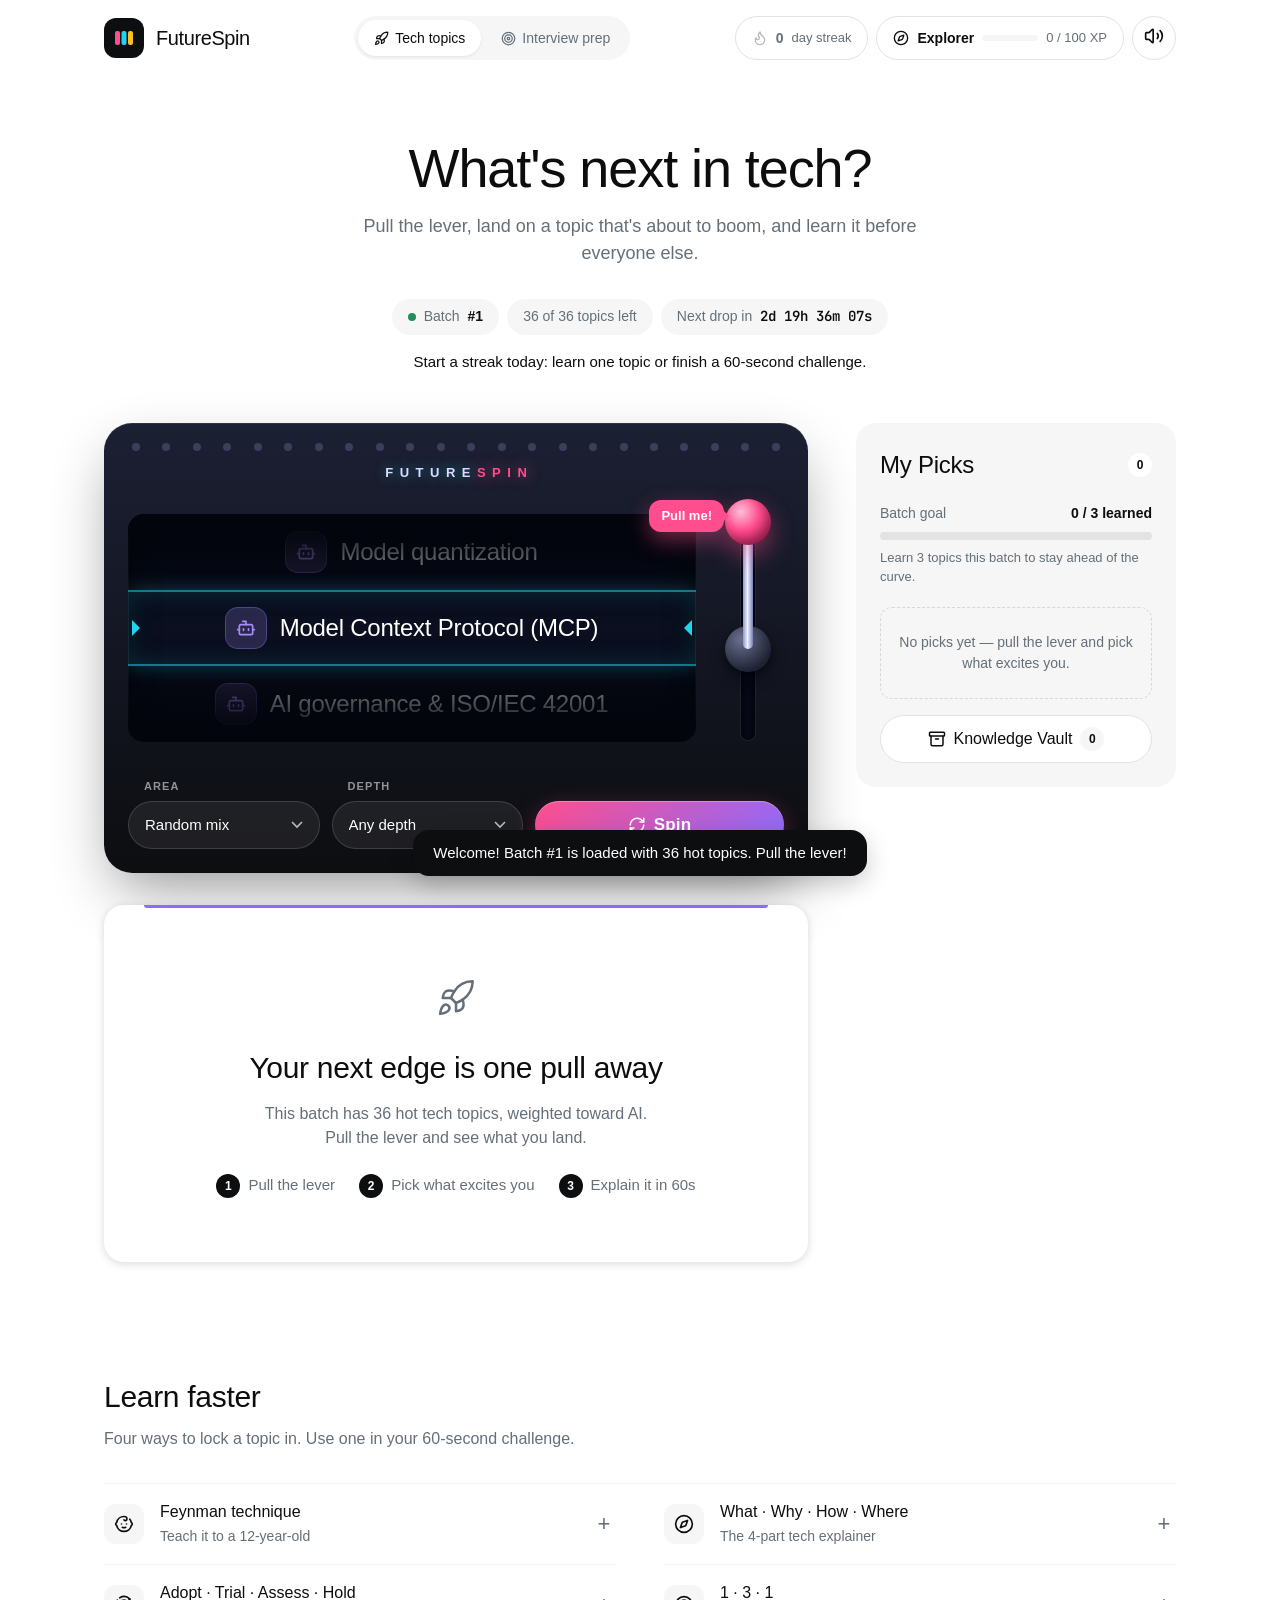
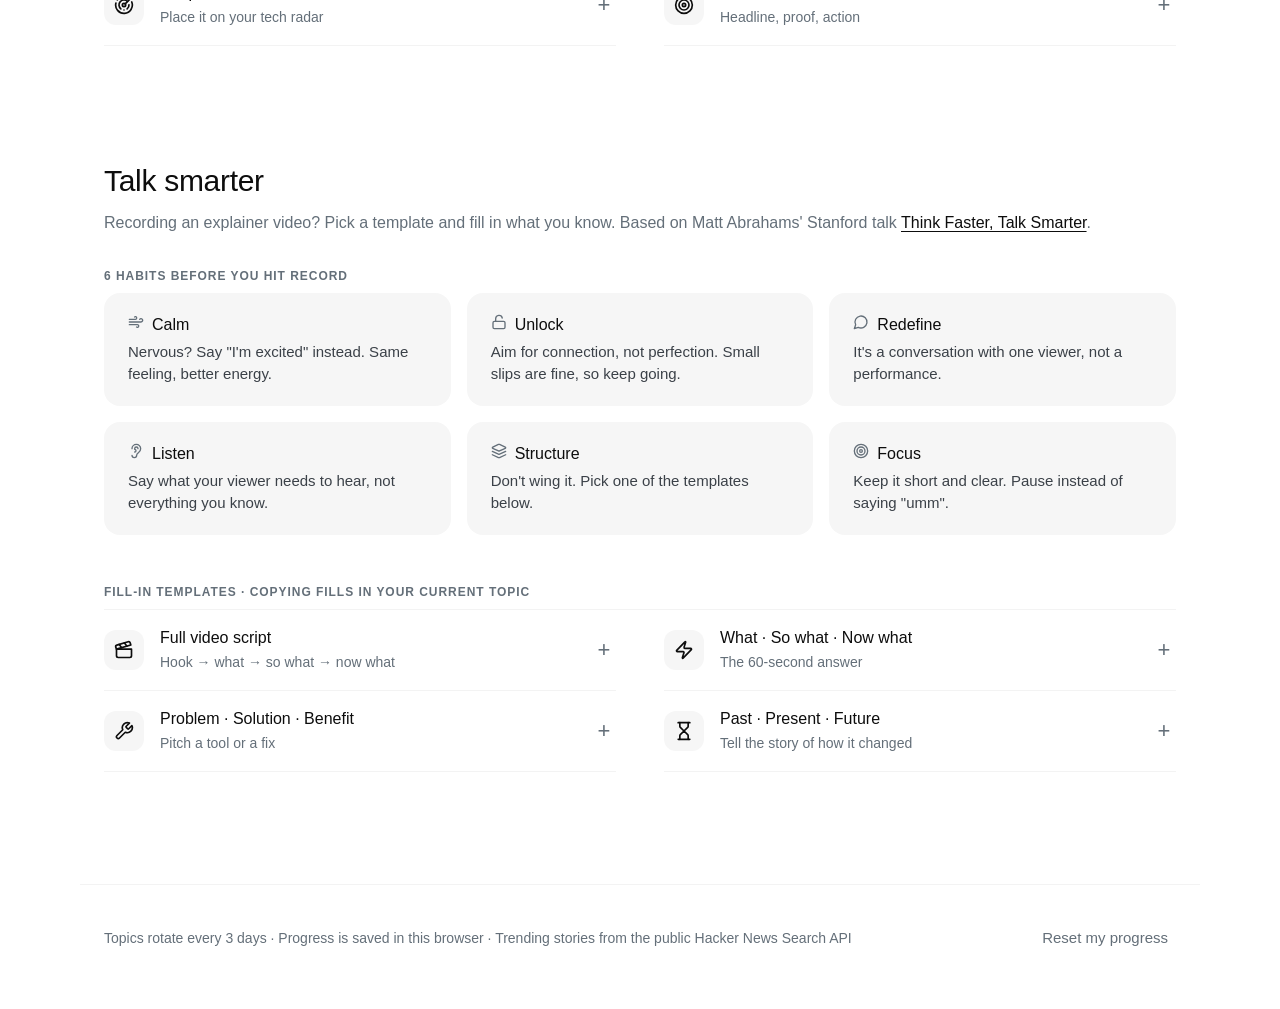
<file: index.html>
<!doctype html>
<html lang="en">
<head>
  <meta charset="utf-8">
  <meta name="viewport" content="width=device-width, initial-scale=1, viewport-fit=cover">
  <title>FutureSpin — pull the lever, learn what's next in tech</title>
  <meta name="description" content="A tech-topic slot machine. Pull the lever to land on a hot, future-proof tech topic, pick it, and explain it in 60 seconds. Fresh batch every 3 days.">
  <meta name="theme-color" content="#ffffff">
  <link rel="icon" href="data:image/svg+xml,<svg xmlns='http://www.w3.org/2000/svg' viewBox='0 0 32 32'><rect width='32' height='32' rx='8' fill='%230d0e10'/><rect x='6' y='8' width='5.5' height='16' rx='2' fill='%23ff4d8d'/><rect x='13.25' y='8' width='5.5' height='16' rx='2' fill='%2322d3ee'/><rect x='20.5' y='8' width='5.5' height='16' rx='2' fill='%23fbbf24'/></svg>">
  <link rel="preconnect" href="https://fonts.googleapis.com">
  <link rel="preconnect" href="https://fonts.gstatic.com" crossorigin>
  <link href="https://fonts.googleapis.com/css2?family=Inter:wght@300;400;500;600&family=JetBrains+Mono:wght@500&display=swap" rel="stylesheet">
  <link rel="stylesheet" href="css/styles.css">
</head>
<body>
  <header class="topbar">
    <a class="brand" href="./" aria-label="FutureSpin home">
      <span class="brand-mark" aria-hidden="true"><svg viewBox="0 0 24 24" aria-hidden="true" focusable="false"><rect class="reel-a" x="3" y="5" width="5" height="14" rx="2"/><rect class="reel-b" x="9.5" y="5" width="5" height="14" rx="2"/><rect class="reel-c" x="16" y="5" width="5" height="14" rx="2"/></svg></span>
      <span class="brand-name">FutureSpin</span>
    </a>
    <nav class="switch" aria-label="FutureSpin pages">
      <a href="./" aria-current="page"><span data-icon="rocket"></span>Tech topics</a>
      <a href="prep.html"><span data-icon="target"></span>Interview prep</a>
    </nav>
    <div class="stats">
      <div class="pill-stat streak" id="streak" title="Daily streak — learn a topic or finish a timer each day">
        <span aria-hidden="true" data-icon="flame"></span><b id="streakCount">0</b><span class="pill-label">day streak</span>
      </div>
      <div class="pill-stat level" id="level" title="Earn XP by picking, learning and finishing timers">
        <span id="levelEmoji" aria-hidden="true" data-icon="compass"></span>
        <b id="levelName">Explorer</b>
        <span class="xpbar" aria-hidden="true"><i id="xpFill"></i></span>
        <small class="pill-label" id="xpText">0 XP</small>
      </div>
      <button class="icon-btn" id="soundBtn" type="button" aria-pressed="true" aria-label="Sound" title="Sound on/off"><span data-icon="volume-2"></span></button>
    </div>
  </header>

  <main class="page">
    <section class="hero">
      <h1>What's next in tech?</h1>
      <p class="lede">Pull the lever, land on a topic that's about to boom, and learn it before everyone else.</p>
      <p class="status">
        <span class="status-item"><span class="live-dot" aria-hidden="true"></span>Batch <b id="batchNo">#1</b></span>
        <span class="status-item" id="poolInfo">36 topics left</span>
        <span class="status-item">Next drop in <b class="mono" id="countdown">–</b></span>
      </p>
      <p class="nudge" id="nudge"></p>
    </section>

    <div class="layout">
      <div class="main-col">
        <section class="machine" id="machine" aria-label="Topic machine">
          <div class="marquee" id="marquee" aria-hidden="true"></div>
          <div class="sign" aria-hidden="true">FUTURE<span>SPIN</span></div>
          <div class="cabinet">
            <div class="reel-window" id="reelWindow">
              <div class="reel-strip" id="reelStrip"></div>
              <div class="payline" aria-hidden="true"></div>
            </div>
            <div class="lever" id="lever" role="button" tabindex="0" aria-label="Pull the lever to spin" title="Pull me — or press Space">
              <div class="lever-hint" id="leverHint">Pull me!</div>
              <div class="lever-slot"></div>
              <div class="lever-base"></div>
              <div class="lever-rod" id="leverRod"></div>
              <div class="lever-knob" id="leverKnob"></div>
            </div>
          </div>
          <div class="controls">
            <label class="select">
              <span>Area</span>
              <select id="areaSelect"></select>
            </label>
            <label class="select">
              <span>Depth</span>
              <select id="depthSelect"></select>
            </label>
            <button class="spin-btn" id="spinBtn" type="button"><span data-icon="refresh-cw"></span>Spin</button>
          </div>
        </section>

        <p class="sr-only" id="announcer" aria-live="polite"></p>
        <article class="card" id="card"></article>
      </div>

      <aside class="rail" aria-label="Your picks">
        <section class="panel" id="picksPanel">
          <header class="panel-head">
            <h2>My Picks</h2>
            <span class="count" id="picksCount">0</span>
          </header>
          <div class="goal" id="goal">
            <div class="goal-head"><span>Batch goal</span><b id="goalText">0 / 3 learned</b></div>
            <div class="meter"><i id="goalFill"></i></div>
            <p class="goal-note" id="goalNote">Learn 3 topics this batch to stay ahead of the curve.</p>
          </div>
          <ul class="picks" id="picksList"></ul>
          <button class="btn secondary block" id="vaultBtn" type="button"><span data-icon="archive"></span>Knowledge Vault <span class="count" id="vaultCount">0</span></button>
        </section>
      </aside>
    </div>

    <section class="section" id="radar" hidden aria-labelledby="radarTitle">
      <div class="section-head">
        <h2 id="radarTitle"><span class="live-dot" aria-hidden="true"></span>Trending now</h2>
        <p>Hot tech stories from the last 3 days. Add any of them to your picks.</p>
      </div>
      <ul class="radar-list" id="radarList"></ul>
      <button class="text-btn" id="radarMore" type="button" hidden>Show all</button>
    </section>

    <section class="section" aria-labelledby="tricksTitle">
      <div class="section-head">
        <h2 id="tricksTitle">Learn faster</h2>
        <p>Four ways to lock a topic in. Use one in your 60-second challenge.</p>
      </div>
      <div class="tricks" id="tricksGrid"></div>
    </section>

    <section class="section" id="speak" aria-labelledby="speakTitle">
      <div class="section-head">
        <h2 id="speakTitle">Talk smarter</h2>
        <p>Recording an explainer video? Pick a template and fill in what you know. Based on Matt Abrahams' Stanford talk
          <a href="https://www.youtube.com/watch?v=x6TsR3y5Qfg" target="_blank" rel="noopener">Think Faster, Talk Smarter</a>.</p>
      </div>
      <h3 class="eyebrow">6 habits before you hit record</h3>
      <ul class="speak-tips">
        <li><b><span data-icon="wind"></span>Calm</b>Nervous? Say "I'm excited" instead. Same feeling, better energy.</li>
        <li><b><span data-icon="lock-open"></span>Unlock</b>Aim for connection, not perfection. Small slips are fine, so keep going.</li>
        <li><b><span data-icon="message-circle"></span>Redefine</b>It's a conversation with one viewer, not a performance.</li>
        <li><b><span data-icon="ear"></span>Listen</b>Say what your viewer needs to hear, not everything you know.</li>
        <li><b><span data-icon="layers"></span>Structure</b>Don't wing it. Pick one of the templates below.</li>
        <li><b><span data-icon="target"></span>Focus</b>Keep it short and clear. Pause instead of saying "umm".</li>
      </ul>
      <h3 class="eyebrow">Fill-in templates · copying fills in your current topic</h3>
      <div class="tricks" id="scriptsGrid"></div>
    </section>
  </main>

  <footer class="footer">
    <p>Topics rotate every 3 days · Progress is saved in this browser · Trending stories from the public Hacker News Search API</p>
    <button class="text-btn" id="resetBtn" type="button">Reset my progress</button>
  </footer>

  <nav class="mobile-bar" id="mobileBar" aria-label="Quick actions">
    <button class="btn secondary" id="mbPicks" type="button"><span data-icon="pin"></span>Picks <span class="count" id="mbPicksCount">0</span></button>
    <button class="spin-btn" id="mbSpin" type="button"><span data-icon="refresh-cw"></span>Spin</button>
  </nav>

  <dialog class="dialog" id="timerDialog" aria-labelledby="timerTitle">
    <button class="dialog-close" type="button" data-close aria-label="Close">✕</button>
    <p class="eyebrow" id="timerKicker"><span data-icon="mic"></span> 60-second challenge</p>
    <h3 id="timerTitle">Topic</h3>
    <p class="timer-prompt" id="timerPrompt"></p>
    <div class="ring" id="ring">
      <svg viewBox="0 0 120 120" aria-hidden="true">
        <circle class="ring-bg" cx="60" cy="60" r="52"/>
        <circle class="ring-fg" id="ringFg" cx="60" cy="60" r="52"/>
      </svg>
      <div class="ring-time" id="timerTime" role="timer">1:00</div>
    </div>
    <div class="timer-trick" id="timerTrick"></div>
    <div class="dialog-actions" id="timerActions"></div>
  </dialog>

  <dialog class="dialog" id="vaultDialog" aria-labelledby="vaultTitle">
    <button class="dialog-close" type="button" data-close aria-label="Close">✕</button>
    <p class="eyebrow"><span data-icon="archive"></span> Your learning history</p>
    <h3 id="vaultTitle">Knowledge Vault</h3>
    <div class="vault-stats" id="vaultStats"></div>
    <div class="vault-list" id="vaultList"></div>
    <div class="dialog-actions">
      <button class="btn secondary" id="vaultCopy" type="button"><span data-icon="copy"></span>Copy as Markdown</button>
    </div>
  </dialog>

  <div class="toasts" id="toasts" aria-live="polite"></div>
  <canvas id="confetti" aria-hidden="true"></canvas>

  <script src="js/topics.js"></script>
  <script src="js/batch.js"></script>
  <script src="js/radar.js"></script>
  <script src="js/effects.js"></script>
  <script src="js/icons.js"></script>
  <script src="js/app.js"></script>
</body>
</html>
</file>
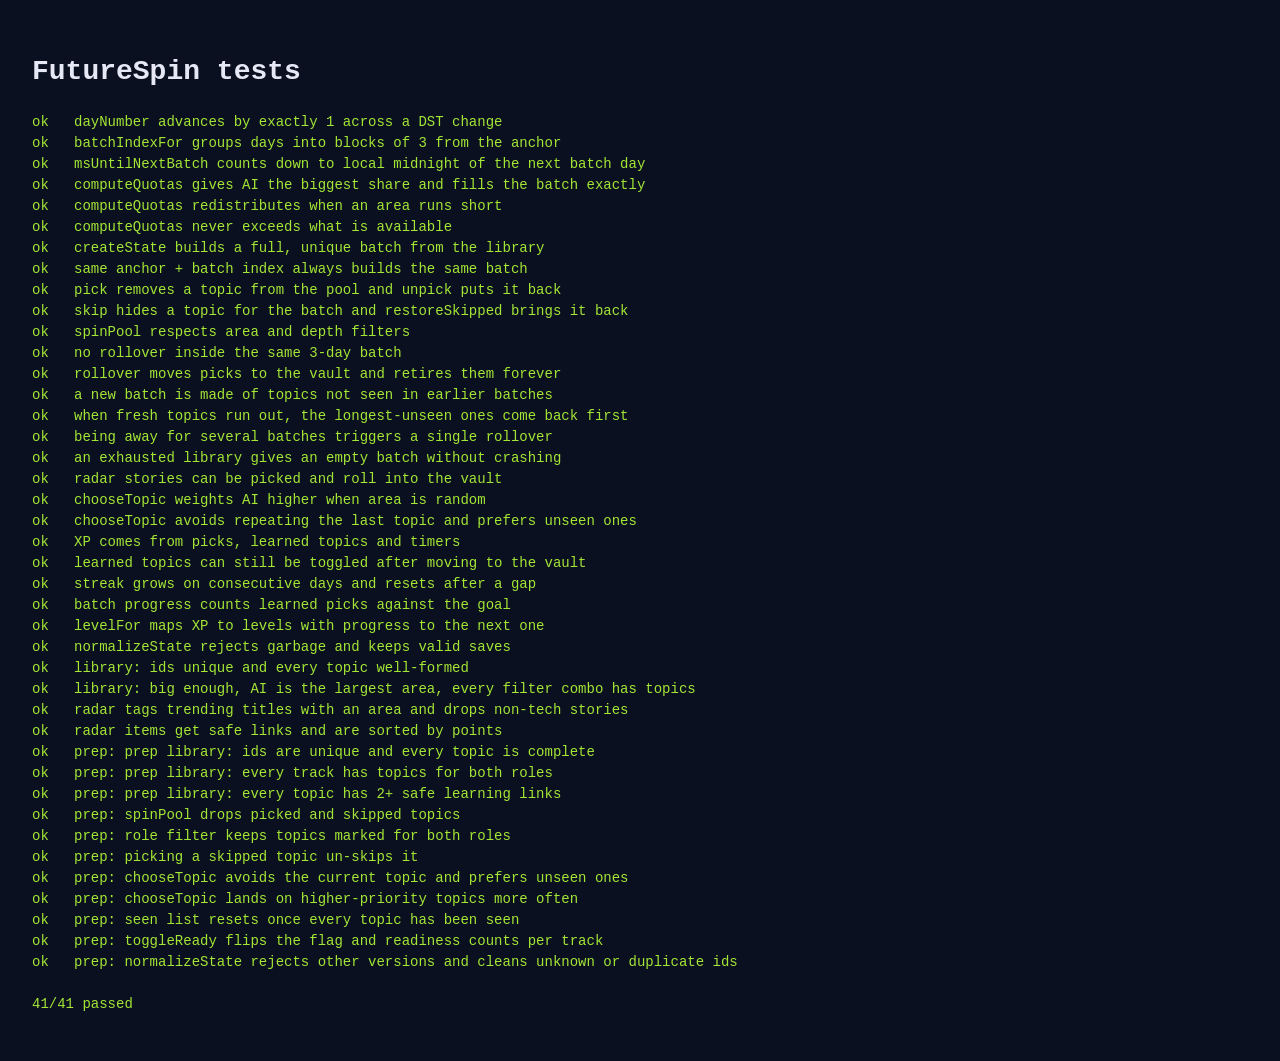
<file: tests/index.html>
<!doctype html>
<html lang="en">
<head>
  <meta charset="utf-8">
  <title>FutureSpin tests</title>
  <style>
    body { background: #0b1020; color: #e6e9f5; font: 14px/1.5 ui-monospace, monospace; padding: 24px; }
    #results[data-status="pass"] { color: #a3e635; }
    #results[data-status="fail"] { color: #fb7185; }
  </style>
</head>
<body>
  <h1>FutureSpin tests</h1>
  <pre id="results">running…</pre>
  <script src="../js/topics.js"></script>
  <script src="../js/batch.js"></script>
  <script src="../js/radar.js"></script>
  <script src="../js/prep-topics.js"></script>
  <script src="../js/prep.js"></script>
  <script src="prep.test.js"></script>
  <script src="batch.test.js"></script>
</body>
</html>
</file>
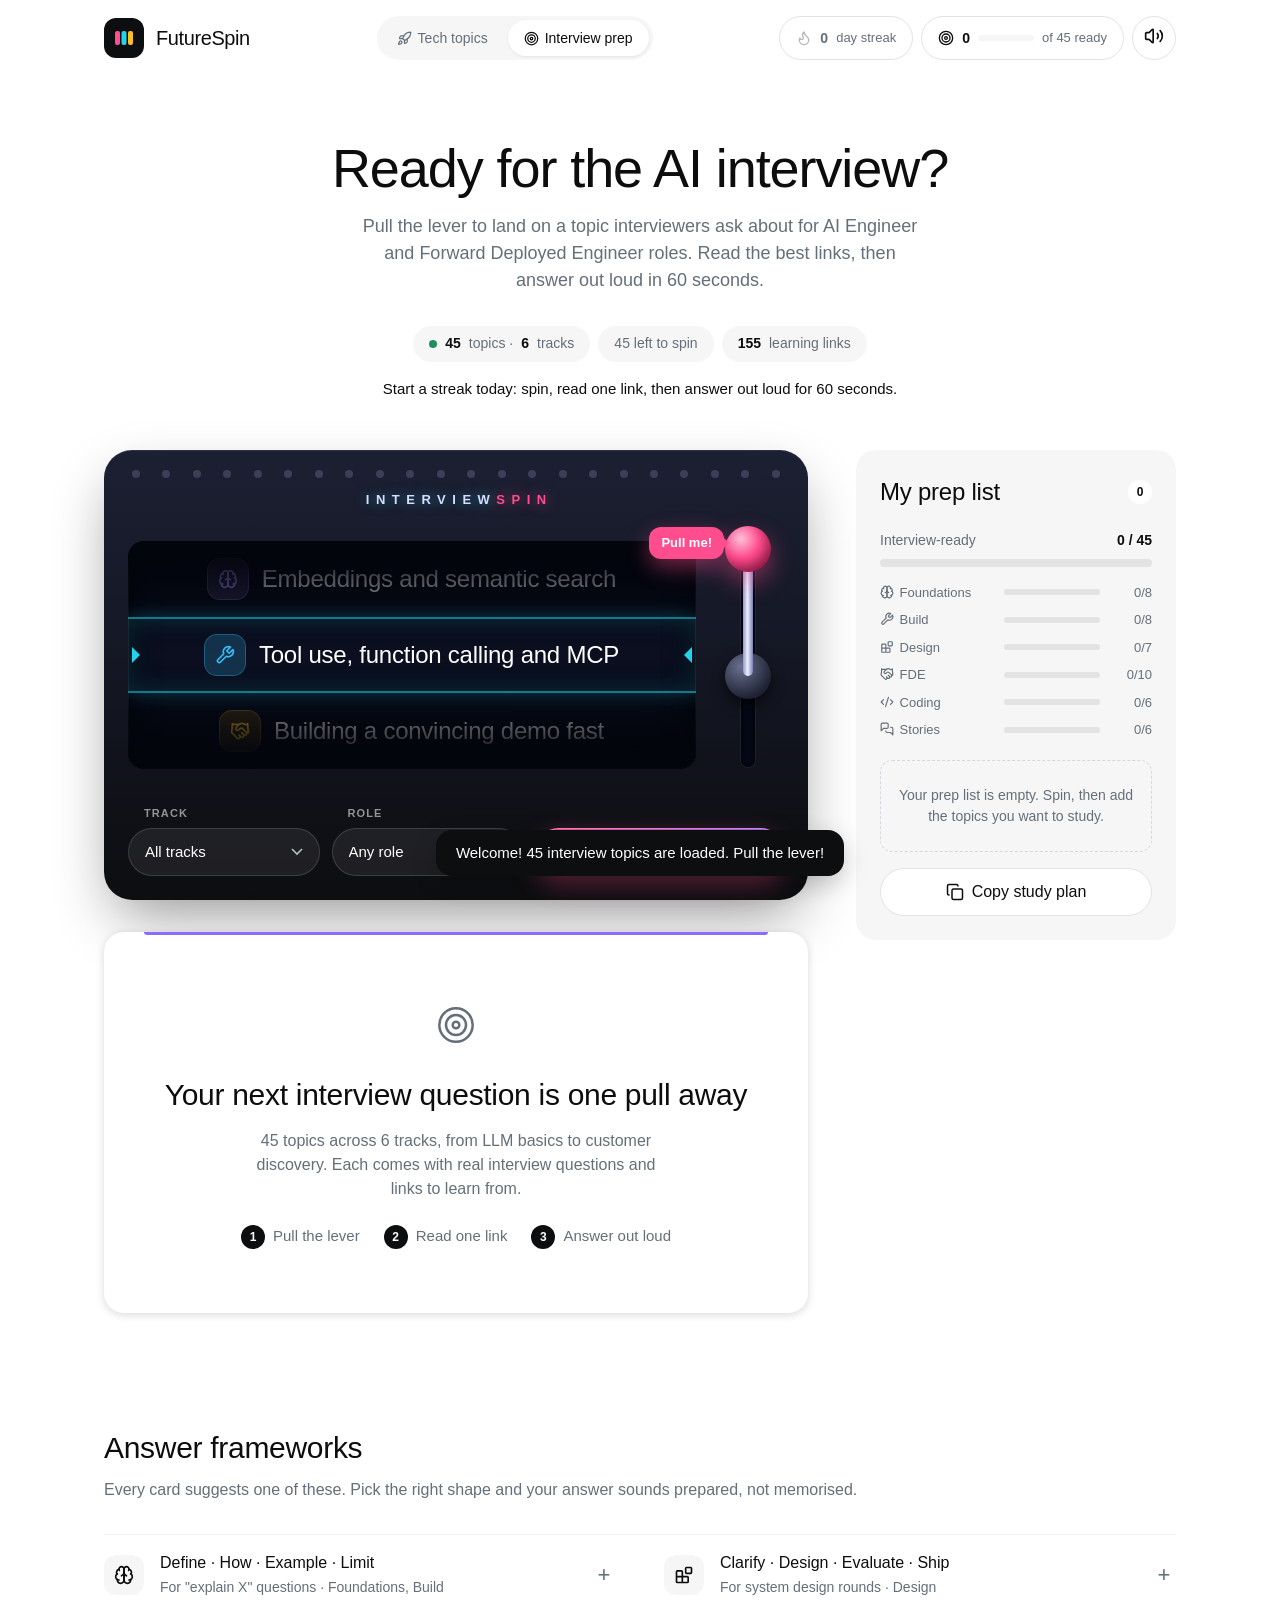
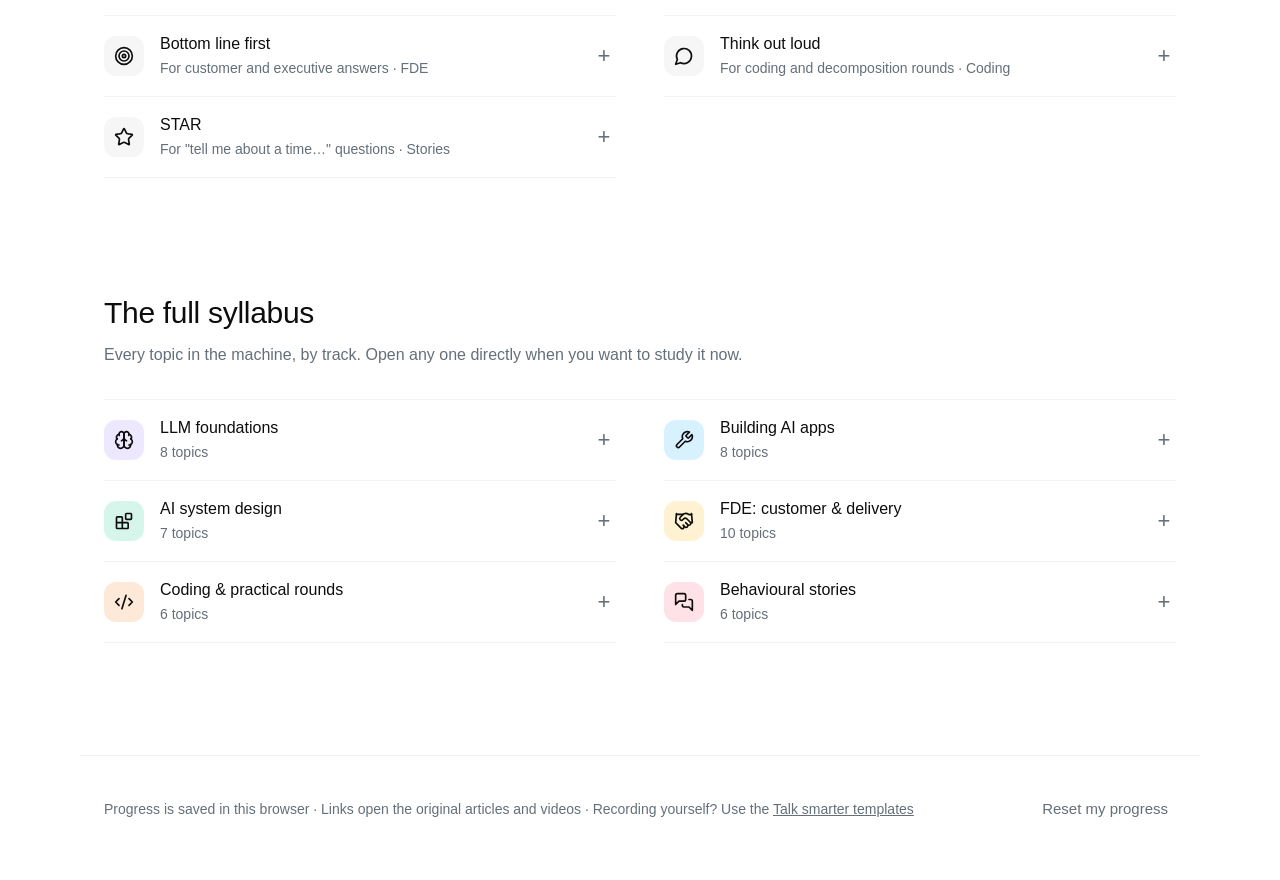
<file: prep.html>
<!doctype html>
<html lang="en">
<head>
  <meta charset="utf-8">
  <meta name="viewport" content="width=device-width, initial-scale=1, viewport-fit=cover">
  <title>FutureSpin Interview Prep: AI Engineer and FDE topics</title>
  <meta name="description" content="Pull the lever to land on an interview topic for AI Engineer and Forward Deployed Engineer roles. Study hand-picked articles, then answer out loud in 60 seconds.">
  <meta name="theme-color" content="#ffffff">
  <link rel="icon" href="data:image/svg+xml,<svg xmlns='http://www.w3.org/2000/svg' viewBox='0 0 32 32'><rect width='32' height='32' rx='8' fill='%230d0e10'/><rect x='6' y='8' width='5.5' height='16' rx='2' fill='%23ff4d8d'/><rect x='13.25' y='8' width='5.5' height='16' rx='2' fill='%2322d3ee'/><rect x='20.5' y='8' width='5.5' height='16' rx='2' fill='%23fbbf24'/></svg>">
  <link rel="preconnect" href="https://fonts.googleapis.com">
  <link rel="preconnect" href="https://fonts.gstatic.com" crossorigin>
  <link href="https://fonts.googleapis.com/css2?family=Inter:wght@300;400;500;600&family=JetBrains+Mono:wght@500&display=swap" rel="stylesheet">
  <link rel="stylesheet" href="css/styles.css">
</head>
<body class="prep">
  <header class="topbar">
    <a class="brand" href="./" aria-label="FutureSpin home">
      <span class="brand-mark" aria-hidden="true"><svg viewBox="0 0 24 24" aria-hidden="true" focusable="false"><rect class="reel-a" x="3" y="5" width="5" height="14" rx="2"/><rect class="reel-b" x="9.5" y="5" width="5" height="14" rx="2"/><rect class="reel-c" x="16" y="5" width="5" height="14" rx="2"/></svg></span>
      <span class="brand-name">FutureSpin</span>
    </a>
    <nav class="switch" aria-label="FutureSpin pages">
      <a href="./"><span data-icon="rocket"></span>Tech topics</a>
      <a href="prep.html" aria-current="page"><span data-icon="target"></span>Interview prep</a>
    </nav>
    <div class="stats">
      <div class="pill-stat streak" id="streak" title="Daily streak: mark a topic ready or finish a timer each day">
        <span aria-hidden="true" data-icon="flame"></span><b id="streakCount">0</b><span class="pill-label">day streak</span>
      </div>
      <div class="pill-stat level" id="readyPill" title="Topics you can talk about confidently">
        <span aria-hidden="true" data-icon="target"></span>
        <b id="readyCount">0</b>
        <span class="xpbar" aria-hidden="true"><i id="readyFill"></i></span>
        <small class="pill-label" id="readyText">of 0 ready</small>
      </div>
      <button class="icon-btn" id="soundBtn" type="button" aria-pressed="true" aria-label="Sound" title="Sound on/off"><span data-icon="volume-2"></span></button>
    </div>
  </header>

  <main class="page">
    <section class="hero">
      <h1>Ready for the AI interview?</h1>
      <p class="lede">Pull the lever to land on a topic interviewers ask about for AI Engineer and Forward Deployed Engineer roles. Read the best links, then answer out loud in 60 seconds.</p>
      <p class="status">
        <span class="status-item"><span class="live-dot" aria-hidden="true"></span><b id="topicTotal">0</b> topics · <b id="trackTotal">0</b> tracks</span>
        <span class="status-item" id="poolInfo">0 left to spin</span>
        <span class="status-item"><b id="linkTotal">0</b> learning links</span>
      </p>
      <p class="nudge" id="nudge"></p>
    </section>

    <div class="layout">
      <div class="main-col">
        <section class="machine" id="machine" aria-label="Interview topic machine">
          <div class="marquee" id="marquee" aria-hidden="true"></div>
          <div class="sign" aria-hidden="true">INTERVIEW<span>SPIN</span></div>
          <div class="cabinet">
            <div class="reel-window" id="reelWindow">
              <div class="reel-strip" id="reelStrip"></div>
              <div class="payline" aria-hidden="true"></div>
            </div>
            <div class="lever" id="lever" role="button" tabindex="0" aria-label="Pull the lever to spin" title="Pull me, or press Space">
              <div class="lever-hint" id="leverHint">Pull me!</div>
              <div class="lever-slot"></div>
              <div class="lever-base"></div>
              <div class="lever-rod" id="leverRod"></div>
              <div class="lever-knob" id="leverKnob"></div>
            </div>
          </div>
          <div class="controls">
            <label class="select">
              <span>Track</span>
              <select id="trackSelect"></select>
            </label>
            <label class="select">
              <span>Role</span>
              <select id="roleSelect"></select>
            </label>
            <button class="spin-btn" id="spinBtn" type="button"><span data-icon="refresh-cw"></span>Spin</button>
          </div>
        </section>

        <noscript><p class="card">This page needs JavaScript to spin and show topics. Turn it on and reload.</p></noscript>
        <p class="sr-only" id="announcer" aria-live="polite"></p>
        <article class="card" id="card"></article>
      </div>

      <aside class="rail" aria-label="Your prep list">
        <section class="panel" id="picksPanel">
          <header class="panel-head">
            <h2>My prep list</h2>
            <span class="count" id="picksCount">0</span>
          </header>
          <div class="goal" id="goal">
            <div class="goal-head"><span>Interview-ready</span><b id="goalText">0 / 0</b></div>
            <div class="meter"><i id="goalFill"></i></div>
            <ul class="track-bars" id="trackBars"></ul>
          </div>
          <ul class="picks" id="picksList"></ul>
          <button class="btn secondary block" id="copyPlanBtn" type="button"><span data-icon="copy"></span>Copy study plan</button>
        </section>
      </aside>
    </div>

    <section class="section" aria-labelledby="fwTitle">
      <div class="section-head">
        <h2 id="fwTitle">Answer frameworks</h2>
        <p>Every card suggests one of these. Pick the right shape and your answer sounds prepared, not memorised.</p>
      </div>
      <div class="tricks" id="frameworksGrid"></div>
    </section>

    <section class="section" aria-labelledby="syllabusTitle">
      <div class="section-head">
        <h2 id="syllabusTitle">The full syllabus</h2>
        <p>Every topic in the machine, by track. Open any one directly when you want to study it now.</p>
      </div>
      <div class="tricks" id="syllabusGrid"></div>
    </section>
  </main>

  <footer class="footer">
    <p>Progress is saved in this browser · Links open the original articles and videos · Recording yourself? Use the <a href="./#speak">Talk smarter templates</a></p>
    <button class="text-btn" id="resetBtn" type="button">Reset my progress</button>
  </footer>

  <nav class="mobile-bar" id="mobileBar" aria-label="Quick actions">
    <button class="btn secondary" id="mbPicks" type="button"><span data-icon="pin"></span>Prep list <span class="count" id="mbPicksCount">0</span></button>
    <button class="spin-btn" id="mbSpin" type="button"><span data-icon="refresh-cw"></span>Spin</button>
  </nav>

  <dialog class="dialog" id="timerDialog" aria-labelledby="timerTitle">
    <button class="dialog-close" type="button" data-close aria-label="Close">✕</button>
    <p class="eyebrow" id="timerKicker"><span data-icon="mic"></span> 60-second answer</p>
    <h3 id="timerTitle">Topic</h3>
    <p class="timer-prompt" id="timerPrompt"></p>
    <div class="ring" id="ring">
      <svg viewBox="0 0 120 120" aria-hidden="true">
        <circle class="ring-bg" cx="60" cy="60" r="52"/>
        <circle class="ring-fg" id="ringFg" cx="60" cy="60" r="52"/>
      </svg>
      <div class="ring-time" id="timerTime" role="timer">1:00</div>
    </div>
    <div class="timer-trick" id="timerTrick"></div>
    <div class="dialog-actions" id="timerActions"></div>
  </dialog>

  <div class="toasts" id="toasts" aria-live="polite"></div>
  <canvas id="confetti" aria-hidden="true"></canvas>

  <script src="js/prep-topics.js"></script>
  <script src="js/batch.js"></script>
  <script src="js/prep.js"></script>
  <script src="js/effects.js"></script>
  <script src="js/icons.js"></script>
  <script src="js/prep-app.js"></script>
</body>
</html>
</file>
<file: css/styles.css>
/* FutureSpin — calm light page, with the slot machine as the one playful centerpiece */
:root {
  /* page tokens */
  --bg: #ffffff;
  --surface: #f6f6f6;
  --border: #f3f3f3;
  --border-strong: #e3e3e3;
  --text: #0d0d0d;
  --muted: #646f79;
  --accent: #0d0e10;
  --on-accent: #ffffff;
  --success: #1f8f5f;
  --success-soft: #e9f6ef;
  --warning: #b86e00;
  --text-soft: #3b4148;
  --line-idle: #c6cbd0;
  --flag: #fb7185;
  --shadow-tab: rgba(0, 0, 0, 0.08) 0 1px 3px;
  --shadow-card: rgba(0, 0, 0, 0.15) 0 2px 8px 0;
  --shadow-soft: rgba(0, 0, 0, 0.06) 0 1px 3px 0, rgba(0, 0, 0, 0.06) 0 8px 24px -8px;
  --r-sm: 4px;
  --r-md: 8px;
  --r-lg: 20px;
  --r-xl: 64px;
  --fast: 100ms;
  --base: 200ms;
  --slow: 300ms;
  --ease: ease-in-out;
  --font: 'TWK Lausanne', 'Helvetica Neue', Helvetica, Inter, Arial, sans-serif;
  --mono: 'JetBrains Mono', ui-monospace, SFMono-Regular, Menlo, monospace;

  /* machine tokens (dark, colorful) */
  --m-cyan: #22d3ee;
  --m-pink: #ff4d8d;
  --m-violet: #8b6cff;
  --m-lime: #b8f35a;
  --m-amber: #fbbf24;
  --flame: #f97316;
  --row: 76px;
}

* { box-sizing: border-box; }
html { color-scheme: light; -webkit-text-size-adjust: 100%; }
body {
  margin: 0;
  font: 400 16px/1.5 var(--font);
  color: var(--text);
  background: var(--bg);
  overflow-x: hidden;
}
button { font: inherit; color: inherit; }
a { color: inherit; }
h1, h2, h3 { font-weight: 400; margin: 0; }
:focus-visible { outline: 2px solid #2563eb; outline-offset: 3px; border-radius: var(--r-sm); }
.sr-only { position: absolute; width: 1px; height: 1px; overflow: hidden; clip: rect(0 0 0 0); white-space: nowrap; }
.mono { font-family: var(--mono); font-weight: 500; font-variant-numeric: tabular-nums; }
.eyebrow { margin: 0 0 8px; font-size: 12px; font-weight: 600; letter-spacing: 0.08em; text-transform: uppercase; color: var(--muted); }
.count {
  display: inline-grid; place-items: center; min-width: 24px; height: 24px; padding: 0 8px; border-radius: var(--r-xl);
  font-size: 12px; font-weight: 600; background: var(--surface); color: var(--text);
}

/* ---------- buttons ---------- */
.btn {
  display: inline-flex; align-items: center; justify-content: center; gap: 8px;
  min-height: 48px; padding: 0 24px; border-radius: var(--r-xl); cursor: pointer;
  font-size: 16px; font-weight: 500; border: 1px solid transparent; white-space: nowrap;
  transition: background var(--base) var(--ease), border-color var(--base) var(--ease), transform var(--fast) var(--ease);
}
.btn:active { transform: scale(0.98); }
.btn.primary { background: var(--accent); color: var(--on-accent); }
.btn.primary:hover { background: #2b2f36; }
.btn.secondary { background: var(--bg); border-color: var(--border-strong); color: var(--text); }
.btn.secondary:hover { background: var(--surface); }
.btn.done { background: var(--success-soft); color: var(--success); cursor: default; }
.btn.block { width: 100%; }
.text-btn {
  min-height: 44px; padding: 0 8px; border: 0; background: none; cursor: pointer;
  color: var(--muted); font-size: 15px; text-decoration: underline; text-decoration-color: transparent; text-underline-offset: 3px;
  transition: color var(--base) var(--ease), text-decoration-color var(--base) var(--ease);
}
.text-btn:hover { color: var(--text); text-decoration-color: currentColor; }
.icon-btn {
  width: 44px; height: 44px; border-radius: var(--r-xl); cursor: pointer; font-size: 18px;
  background: var(--bg); border: 1px solid var(--border-strong);
  transition: background var(--base) var(--ease);
}
.icon-btn:hover { background: var(--surface); }

/* ---------- top bar ---------- */
.topbar {
  max-width: 1120px; margin: 0 auto; padding: 16px 24px;
  display: flex; align-items: center; justify-content: space-between; gap: 16px;
}
.brand { display: flex; align-items: center; gap: 12px; text-decoration: none; }
.brand-mark {
  width: 40px; height: 40px; display: grid; place-items: center; font-size: 22px;
  border-radius: 12px; background: var(--accent);
}
.brand-name { font-size: 20px; font-weight: 500; letter-spacing: -0.02em; }
.stats { display: flex; align-items: center; gap: 8px; }
.pill-stat {
  display: flex; align-items: center; gap: 8px; height: 44px; padding: 0 16px; border-radius: var(--r-xl);
  border: 1px solid var(--border-strong); font-size: 14px; white-space: nowrap;
}
.pill-stat b { font-weight: 600; }
.pill-label { color: var(--muted); font-size: 13px; }
.streak.cold { color: var(--muted); }
.streak.cold > span:first-child { filter: grayscale(1); opacity: 0.6; }
.streak.alive > span:first-child { display: inline-block; animation: flame 1.6s var(--ease) infinite; }
.xpbar { width: 56px; height: 6px; border-radius: var(--r-xl); background: var(--surface); overflow: hidden; }
.xpbar i { display: block; height: 100%; width: 0; border-radius: inherit; background: var(--accent); transition: width var(--slow) var(--ease); }
.pill-stat.bump, .panel.bump { animation: bump var(--slow) var(--ease); }

/* ---------- hero ---------- */
.page { max-width: 1120px; margin: 0 auto; padding: 0 24px; }
.hero { text-align: center; padding: 64px 0 48px; }
.hero h1 { font-size: clamp(38px, 6vw, 54px); font-weight: 300; line-height: 1.05; letter-spacing: -0.02em; }
.lede { max-width: 560px; margin: 16px auto 0; font-size: 18px; color: var(--muted); }
.status {
  display: inline-flex; flex-wrap: wrap; justify-content: center; gap: 8px; margin: 32px 0 0; padding: 0; font-size: 14px;
}
.status-item {
  display: inline-flex; align-items: center; gap: 8px; height: 36px; padding: 0 16px;
  border-radius: var(--r-xl); background: var(--surface); color: var(--muted);
}
.status-item b { color: var(--text); font-weight: 600; }
.status-item b.soon { color: var(--warning); }
.live-dot { width: 8px; height: 8px; border-radius: 50%; background: var(--success); animation: ping 2s var(--ease) infinite; }
.nudge { margin: 16px 0 0; font-size: 15px; color: var(--text); min-height: 24px; }

/* ---------- layout ---------- */
.layout {
  display: grid; grid-template-columns: minmax(0, 720px) 320px; gap: 48px; justify-content: center; align-items: start;
}
.rail { position: sticky; top: 24px; }

/* ---------- the machine (dark, playful) ---------- */
.machine {
  position: relative; padding: 20px 24px 24px; border-radius: 28px; color: #fff;
  background: linear-gradient(180deg, #1c2033 0%, #12141f 60%, #0d0e10 100%);
  box-shadow: 0 24px 60px -12px rgba(13, 14, 16, 0.45), inset 0 1px 0 rgba(255, 255, 255, 0.08);
}
.machine.shake { animation: shake 0.45s ease; }
.marquee { display: flex; justify-content: space-between; padding: 0 4px 12px; }
.bulb {
  width: 8px; height: 8px; border-radius: 50%; background: #3a3f5a;
  animation: bulb 1.6s infinite; animation-delay: calc(var(--i) * 0.08s);
}
.bulb:nth-child(3n + 1) { --on: var(--m-amber); }
.bulb:nth-child(3n + 2) { --on: var(--m-pink); }
.bulb:nth-child(3n) { --on: var(--m-cyan); }
.machine.spinning .bulb { animation-duration: 0.45s; }
.machine.win .bulb { animation: bulbWin 0.25s 6 alternate; }
.sign {
  text-align: center; font-size: 13px; font-weight: 600; letter-spacing: 0.5em; padding-left: 0.5em; margin-bottom: 16px;
  color: #d8ddff; text-shadow: 0 0 12px rgba(34, 211, 238, 0.6); animation: flicker 6s infinite;
}
.sign span { color: var(--m-pink); text-shadow: 0 0 14px rgba(255, 77, 141, 0.7); }
.cabinet { display: grid; grid-template-columns: minmax(0, 1fr) 72px; gap: 16px; align-items: center; }

.reel-window {
  position: relative; height: calc(var(--row) * 3); overflow: hidden; border-radius: 16px;
  background: linear-gradient(180deg, #03050d, #0b0f20 50%, #03050d);
  box-shadow: inset 0 0 0 1px rgba(255, 255, 255, 0.06), inset 0 12px 30px rgba(0, 0, 0, 0.85);
}
.reel-window::before, .reel-window::after {
  content: ''; position: absolute; left: 0; right: 0; height: var(--row); z-index: 2; pointer-events: none;
}
.reel-window::before { top: 0; background: linear-gradient(180deg, #03050d 10%, rgba(3, 5, 13, 0.35)); }
.reel-window::after { bottom: 0; background: linear-gradient(0deg, #03050d 10%, rgba(3, 5, 13, 0.35)); }
.reel-strip { will-change: transform; }
.reel-item {
  height: var(--row); display: flex; align-items: center; justify-content: center; gap: 14px; padding: 0 28px;
  font-size: clamp(17px, 2.1vw, 24px); font-weight: 500; line-height: 1.15; letter-spacing: -0.01em; text-align: center;
}
.reel-emoji {
  flex: none; width: 40px; height: 40px; display: grid; place-items: center; font-size: 20px; border-radius: 12px;
  background: color-mix(in srgb, var(--c) 20%, transparent); box-shadow: 0 0 0 1px color-mix(in srgb, var(--c) 45%, transparent);
}
.reel-text { overflow: hidden; text-overflow: ellipsis; white-space: nowrap; min-width: 0; }
.reel-window.spinning .reel-item { filter: blur(1.4px); opacity: 0.8; }
.payline {
  position: absolute; left: 0; right: 0; top: var(--row); height: var(--row); z-index: 3; pointer-events: none;
  border-block: 2px solid rgba(34, 211, 238, 0.55);
  box-shadow: inset 0 0 26px rgba(34, 211, 238, 0.18), 0 0 18px rgba(34, 211, 238, 0.25);
}
.payline::before, .payline::after {
  content: ''; position: absolute; top: 50%; width: 0; height: 0; border: 8px solid transparent; transform: translateY(-50%);
}
.payline::before { left: 4px; border-left-color: var(--m-cyan); }
.payline::after { right: 4px; border-right-color: var(--m-cyan); }
.reel-window.win .payline { animation: payflash 0.9s ease 2; }

/* lever */
.lever { position: relative; width: 72px; height: 260px; cursor: grab; touch-action: none; user-select: none; --pivot: 150px; }
.lever.grabbing { cursor: grabbing; }
.lever-slot {
  position: absolute; left: 50%; top: 18px; bottom: 18px; width: 14px; transform: translateX(-50%); border-radius: 10px;
  background: #050816; box-shadow: inset 0 2px 6px rgba(0, 0, 0, 0.9), 0 0 0 1px rgba(255, 255, 255, 0.06);
}
.lever-base {
  position: absolute; left: 50%; top: var(--pivot); width: 46px; height: 46px; transform: translate(-50%, -50%); border-radius: 50%;
  background: radial-gradient(circle at 35% 30%, #69708f, #1f2233 72%); box-shadow: 0 6px 14px rgba(0, 0, 0, 0.6);
}
.lever-rod {
  position: absolute; left: 50%; width: 10px; transform: translateX(-50%); border-radius: 6px;
  background: linear-gradient(90deg, #8e98cc, #eef0ff 45%, #7680b6);
}
.lever-knob {
  position: absolute; left: 50%; width: 46px; height: 46px; border-radius: 50%; --s: 1;
  transform: translate(-50%, -50%) scale(var(--s));
  background: radial-gradient(circle at 34% 28%, #ffc1d8, #ff4d8d 42%, #a30f49 100%);
  box-shadow: 0 10px 24px rgba(255, 77, 141, 0.45), inset -4px -6px 10px rgba(0, 0, 0, 0.25);
}
.lever:hover .lever-knob { box-shadow: 0 10px 30px rgba(255, 77, 141, 0.7), inset -4px -6px 10px rgba(0, 0, 0, 0.25); }
.lever-hint {
  position: absolute; top: 2px; right: 60px; z-index: 4; padding: 6px 12px; border-radius: 12px; white-space: nowrap;
  font-size: 13px; font-weight: 600; background: var(--m-pink); color: #fff; box-shadow: 0 8px 22px rgba(255, 77, 141, 0.45);
  animation: hint 1.4s ease-in-out infinite; transition: opacity var(--slow) var(--ease);
}
.lever-hint::after {
  content: ''; position: absolute; right: -12px; top: 50%; transform: translateY(-50%);
  border: 7px solid transparent; border-left-color: var(--m-pink);
}
.lever-hint.hide { opacity: 0; pointer-events: none; }

/* machine controls */
.controls { display: grid; grid-template-columns: 1fr 1fr 1.3fr; gap: 12px; margin-top: 20px; align-items: end; }
.select { display: grid; gap: 6px; }
.select > span { font-size: 11px; font-weight: 600; letter-spacing: 0.1em; text-transform: uppercase; color: rgba(255, 255, 255, 0.55); padding-left: 16px; }
.select select {
  appearance: none; -webkit-appearance: none; width: 100%; height: 48px; padding: 0 40px 0 16px; border-radius: var(--r-xl); cursor: pointer;
  font: 500 15px var(--font); color: #fff; color-scheme: dark;
  background: rgba(255, 255, 255, 0.07) url("data:image/svg+xml,%3Csvg xmlns='http://www.w3.org/2000/svg' width='12' height='8' viewBox='0 0 12 8'%3E%3Cpath d='M1 1l5 5 5-5' fill='none' stroke='%23ffffff' stroke-opacity='.7' stroke-width='1.6'/%3E%3C/svg%3E") no-repeat right 16px center;
  border: 1px solid rgba(255, 255, 255, 0.14);
  transition: border-color var(--base) var(--ease), background-color var(--base) var(--ease);
}
.select select:hover { border-color: rgba(255, 255, 255, 0.3); background-color: rgba(255, 255, 255, 0.1); }
.spin-btn {
  height: 48px; border: 0; border-radius: var(--r-xl); cursor: pointer; position: relative; overflow: hidden;
  font-size: 17px; font-weight: 600; letter-spacing: 0.01em; color: #fff;
  background: linear-gradient(135deg, var(--m-pink), var(--m-violet));
  box-shadow: 0 8px 24px rgba(255, 77, 141, 0.35), inset 0 1px 0 rgba(255, 255, 255, 0.3);
  transition: transform var(--fast) var(--ease), filter var(--base) var(--ease);
}
.spin-btn::after {
  content: ''; position: absolute; inset: 0; transform: translateX(-120%);
  background: linear-gradient(100deg, transparent 30%, rgba(255, 255, 255, 0.35) 50%, transparent 70%);
  animation: shine 3.5s ease-in-out infinite;
}
.spin-btn:hover { filter: brightness(1.08); }
.spin-btn:active { transform: scale(0.98); }
.spin-btn:disabled { filter: grayscale(0.5) brightness(0.85); cursor: wait; }

/* ---------- topic card ---------- */
.card {
  position: relative; margin-top: 32px; padding: 40px; border-radius: var(--r-lg); background: var(--bg);
  box-shadow: var(--shadow-card); --c: #8b6cff;
}
.card::before {
  content: ''; position: absolute; left: 40px; right: 40px; top: 0; height: 3px; border-radius: 0 0 3px 3px; background: var(--c);
}
.card.reveal > * { animation: fadeUp var(--slow) var(--ease) both; }
.card.reveal > :nth-child(2) { animation-delay: 40ms; }
.card.reveal > :nth-child(3) { animation-delay: 80ms; }
.card.reveal > :nth-child(4) { animation-delay: 120ms; }
.card.reveal > :nth-child(5) { animation-delay: 160ms; }
.card.reveal > :nth-child(6) { animation-delay: 200ms; }
.card.reveal > :nth-child(7) { animation-delay: 240ms; }
.card-meta { display: flex; align-items: center; flex-wrap: wrap; gap: 8px; }
.tag {
  display: inline-flex; align-items: center; gap: 8px; height: 32px; padding: 0 12px; border-radius: var(--r-xl);
  background: var(--surface); font-size: 13px; font-weight: 500;
}
.tag .dot { width: 8px; height: 8px; border-radius: 50%; background: var(--c); }
.heat { display: inline-flex; gap: 1px; font-size: 14px; margin-left: 4px; }
.heat .off { filter: grayscale(1); opacity: 0.2; }
.heat.max span:not(.off) { display: inline-block; animation: flame 1.4s var(--ease) infinite; }
.heat.max span:nth-child(2) { animation-delay: 0.1s; }
.heat.max span:nth-child(3) { animation-delay: 0.2s; }
.heat.max span:nth-child(4) { animation-delay: 0.3s; }
.heat.max span:nth-child(5) { animation-delay: 0.4s; }
.eta { margin-left: auto; font-size: 13px; color: var(--muted); }
.eta b { color: var(--text); font-weight: 600; }
.card-title { margin: 24px 0 12px; font-size: clamp(28px, 4vw, 36px); font-weight: 400; line-height: 1.15; letter-spacing: -0.02em; }
.why { margin: 0; font-size: 17px; color: #3b4148; max-width: 62ch; }
.learn { margin-top: 32px; }
.learn-list { margin: 12px 0 0; padding: 0; list-style: none; counter-reset: l; display: grid; gap: 12px; }
.learn-list li { counter-increment: l; display: flex; align-items: center; gap: 12px; font-size: 16px; }
.learn-list li::before {
  content: counter(l); flex: none; width: 28px; height: 28px; display: grid; place-items: center; border-radius: 50%;
  font-size: 13px; font-weight: 600; background: var(--surface);
}
.challenge {
  display: flex; align-items: center; justify-content: space-between; gap: 24px; margin-top: 32px; padding: 24px;
  border-radius: 16px; background: var(--surface);
}
.challenge p { margin: 0; font-size: 16px; }
.challenge small { display: block; margin-top: 8px; color: var(--muted); font-size: 14px; }
.challenge .btn { flex: none; }
.actions { display: flex; align-items: center; flex-wrap: wrap; gap: 12px; margin-top: 32px; }
.quiet { display: flex; flex-wrap: wrap; gap: 4px; margin-left: auto; }
.resources {
  margin: 24px 0 0; padding-top: 24px; border-top: 1px solid var(--border); font-size: 14px; color: var(--muted);
  display: flex; flex-wrap: wrap; align-items: center; gap: 4px 16px;
}
.resources a { color: var(--text); text-decoration: none; border-bottom: 1px solid var(--border-strong); transition: border-color var(--base) var(--ease); }
.resources a:hover { border-color: var(--text); }
.card-empty { text-align: center; padding: 24px 8px; }
.card-empty .big { font-size: 40px; display: block; margin-bottom: 16px; }
.card-empty h2 { font-size: 30px; font-weight: 400; letter-spacing: -0.01em; margin-bottom: 12px; }
.card-empty p { color: var(--muted); margin: 0 auto 24px; max-width: 46ch; }
.card-empty .actions { justify-content: center; margin-top: 0; }
.steps { display: flex; justify-content: center; gap: 8px 24px; flex-wrap: wrap; color: var(--muted); font-size: 15px; }
.step b { display: inline-grid; place-items: center; width: 24px; height: 24px; margin-right: 8px; border-radius: 50%; background: var(--accent); color: #fff; font-size: 12px; }

/* ---------- picks rail ---------- */
.panel { padding: 24px; border-radius: var(--r-lg); background: var(--surface); }
.panel-head { display: flex; align-items: center; justify-content: space-between; margin-bottom: 20px; }
.panel-head h2 { font-size: 24px; font-weight: 500; letter-spacing: -0.01em; }
.panel-head .count { background: var(--bg); }
.goal { margin-bottom: 20px; }
.goal-head { display: flex; justify-content: space-between; font-size: 14px; margin-bottom: 8px; }
.goal-head span { color: var(--muted); }
.goal-head b { font-weight: 600; }
.meter { height: 8px; border-radius: var(--r-xl); background: var(--border-strong); overflow: hidden; }
.meter i { display: block; height: 100%; width: 0; border-radius: inherit; background: var(--success); transition: width var(--slow) var(--ease); }
.goal.crushed .meter i { background: linear-gradient(90deg, var(--success), #4cc38a, var(--success)); background-size: 200% 100%; animation: sheen 2.5s linear infinite; }
.goal-note { margin: 8px 0 0; font-size: 13px; color: var(--muted); }
.picks { list-style: none; margin: 0 0 16px; padding: 0; display: grid; gap: 8px; max-height: 420px; overflow-y: auto; }
.pick {
  display: grid; grid-template-columns: 28px minmax(0, 1fr) 32px; gap: 12px; align-items: center; min-height: 56px;
  padding: 8px 8px 8px 12px; border-radius: 12px; background: var(--bg); box-shadow: rgba(0, 0, 0, 0.04) 0 1px 2px;
  animation: fadeUp var(--slow) var(--ease) both;
}
.pick-title {
  text-align: left; background: none; border: 0; padding: 0; cursor: pointer; font-size: 15px; font-weight: 500; color: var(--text);
  overflow: hidden; text-overflow: ellipsis; white-space: nowrap; text-decoration: none; min-height: 40px;
}
.pick-title:hover { text-decoration: underline; text-underline-offset: 3px; }
.pick.learned .pick-title { color: var(--muted); text-decoration: line-through; text-decoration-color: rgba(100, 111, 121, 0.5); }
.pick-x { width: 32px; height: 32px; border-radius: 50%; border: 0; cursor: pointer; background: transparent; color: var(--muted); transition: background var(--base) var(--ease); }
.pick-x:hover { background: var(--surface); color: var(--text); }
.check { position: relative; width: 28px; height: 28px; cursor: pointer; }
.check input { position: absolute; opacity: 0; inset: 0; margin: 0; cursor: pointer; }
.check span {
  position: absolute; inset: 2px; border-radius: 50%; border: 1.5px solid #c6cbd0; display: grid; place-items: center;
  transition: background var(--base) var(--ease), border-color var(--base) var(--ease);
}
.check input:checked + span { background: var(--success); border-color: var(--success); }
.check input:checked + span::after { content: '✓'; color: #fff; font-weight: 700; font-size: 13px; }
.check input:focus-visible + span { outline: 2px solid #2563eb; outline-offset: 2px; }
.picks-empty { padding: 24px 16px; border-radius: 12px; border: 1px dashed #d4d8dc; text-align: center; color: var(--muted); font-size: 14px; }

/* ---------- sections ---------- */
.section { max-width: 1088px; margin: 112px auto 0; }
.section-head { margin-bottom: 32px; }
.section-head h2 { display: flex; align-items: center; gap: 12px; font-size: 30px; font-weight: 400; letter-spacing: -0.01em; }
.section-head p { margin: 8px 0 0; color: var(--muted); }
.radar-list { list-style: none; margin: 0; padding: 0; border-top: 1px solid var(--border); }
.radar-row {
  display: grid; grid-template-columns: 10px minmax(0, 1fr) auto auto; gap: 16px; align-items: center;
  min-height: 64px; padding: 8px 0; border-bottom: 1px solid var(--border);
}
.radar-row .dot { width: 10px; height: 10px; border-radius: 50%; background: var(--c); }
.radar-row a { font-size: 16px; text-decoration: none; overflow: hidden; text-overflow: ellipsis; white-space: nowrap; }
.radar-row a:hover { text-decoration: underline; text-underline-offset: 3px; }
.radar-meta { font-size: 13px; color: var(--muted); white-space: nowrap; }
.radar-row .btn { min-height: 40px; padding: 0 16px; font-size: 14px; }
.radar-row .btn:disabled { background: var(--success-soft); color: var(--success); border-color: transparent; cursor: default; }
#radarMore { margin-top: 12px; }

.tricks { display: grid; grid-template-columns: 1fr 1fr; gap: 0 48px; border-top: 1px solid var(--border); }
.trick { border-bottom: 1px solid var(--border); }
.trick summary {
  list-style: none; cursor: pointer; min-height: 72px; padding: 16px 0; display: grid; grid-template-columns: 40px 1fr 24px; gap: 16px; align-items: center;
}
.trick summary::-webkit-details-marker { display: none; }
.trick summary::after { content: '+'; font-size: 22px; font-weight: 300; color: var(--muted); text-align: center; transition: transform var(--base) var(--ease); }
.trick[open] summary::after { transform: rotate(45deg); }
.trick-icon { width: 40px; height: 40px; display: grid; place-items: center; font-size: 20px; border-radius: 12px; background: var(--surface); }
.trick summary b { display: block; font-size: 16px; font-weight: 500; }
.trick summary small { color: var(--muted); font-size: 14px; }
.trick ol { margin: 0; padding: 0 0 20px 76px; display: grid; gap: 8px; font-size: 15px; color: #3b4148; animation: fadeUp var(--slow) var(--ease) both; }
.trick ol b, .timer-trick b { font-weight: 600; color: var(--text); }

.section-head a { color: var(--text); text-underline-offset: 3px; }
.speak-tips { list-style: none; margin: 0 0 48px; padding: 0; display: grid; grid-template-columns: repeat(3, 1fr); gap: 16px; }
.speak-tips li { padding: 20px 24px; border-radius: 16px; background: var(--surface); font-size: 15px; color: #3b4148; }
.speak-tips b { display: block; margin-bottom: 4px; font-size: 16px; font-weight: 500; color: var(--text); }
.script { padding: 0 0 24px 56px; display: grid; gap: 12px; font-size: 15px; color: #3b4148; animation: fadeUp var(--slow) var(--ease) both; }
.script p { margin: 0; }
.script p b { display: block; font-size: 12px; font-weight: 600; letter-spacing: 0.08em; text-transform: uppercase; color: var(--muted); }
.script .blank { padding: 0 2px; border-radius: var(--r-sm); background: rgba(251, 191, 36, 0.2); color: var(--text); }
.script .btn { justify-self: start; margin-top: 4px; }

.footer {
  max-width: 1120px; margin: 112px auto 0; padding: 32px 24px 48px; border-top: 1px solid var(--border);
  display: flex; justify-content: space-between; align-items: center; gap: 16px; flex-wrap: wrap; color: var(--muted); font-size: 14px;
}
.footer p { margin: 0; }

/* ---------- mobile quick bar ---------- */
.mobile-bar { display: none; }

/* ---------- dialogs ---------- */
.dialog {
  width: min(560px, calc(100vw - 32px)); max-height: calc(100vh - 48px); padding: 40px; border: 0; border-radius: var(--r-lg);
  color: var(--text); background: var(--bg); box-shadow: rgba(0, 0, 0, 0.2) 0 24px 64px;
}
.dialog[open] { animation: dialogIn var(--slow) var(--ease); }
.dialog::backdrop { background: rgba(13, 14, 16, 0.4); }
.dialog-close {
  position: absolute; top: 16px; right: 16px; width: 44px; height: 44px; border-radius: 50%; border: 0; cursor: pointer;
  background: var(--surface); transition: background var(--base) var(--ease);
}
.dialog-close:hover { background: var(--border-strong); }
.dialog h3 { font-size: 24px; font-weight: 500; line-height: 1.2; letter-spacing: -0.01em; padding-right: 48px; }
.timer-prompt { margin: 12px 0 24px; color: #3b4148; }
.ring { position: relative; width: 200px; height: 200px; margin: 0 auto 24px; }
.ring svg { width: 100%; height: 100%; transform: rotate(-90deg); }
.ring-bg { fill: none; stroke: var(--surface); stroke-width: 8; }
.ring-fg { fill: none; stroke: var(--accent); stroke-width: 8; stroke-linecap: round; stroke-dasharray: 326.73; stroke-dashoffset: 0; transition: stroke-dashoffset 0.25s linear, stroke var(--base) var(--ease); }
.ring-time { position: absolute; inset: 0; display: grid; place-items: center; font: 500 44px var(--mono); font-variant-numeric: tabular-nums; }
.ring.urgent .ring-fg { stroke: var(--warning); }
.ring.urgent .ring-time { color: var(--warning); animation: pulse 1s var(--ease) infinite; }
.ring.complete .ring-fg { stroke: var(--success); }
.timer-trick { padding: 20px 24px; border-radius: 16px; background: var(--surface); font-size: 15px; margin-bottom: 24px; }
.timer-trick ol { margin: 8px 0 0; padding-left: 20px; display: grid; gap: 4px; }
.dialog-actions { display: flex; gap: 12px; justify-content: center; flex-wrap: wrap; }
.vault-stats { display: grid; grid-template-columns: repeat(3, 1fr); gap: 12px; margin: 24px 0; }
.vault-stats div { text-align: center; padding: 16px 8px; border-radius: 16px; background: var(--surface); }
.vault-stats b { display: block; font-size: 28px; font-weight: 400; }
.vault-stats small { color: var(--muted); font-size: 13px; }
.vault-list { max-height: 46vh; overflow-y: auto; margin-bottom: 24px; display: grid; gap: 20px; }
.vault-batch h4 { margin: 0 0 8px; font-size: 12px; font-weight: 600; letter-spacing: 0.08em; text-transform: uppercase; color: var(--muted); }
.vault-batch ul { list-style: none; margin: 0; padding: 0; display: grid; gap: 8px; }
.vault-batch .pick { grid-template-columns: 28px minmax(0, 1fr); background: var(--surface); box-shadow: none; }

/* ---------- toasts & effects ---------- */
.toasts {
  position: fixed; left: 50%; bottom: 24px; transform: translateX(-50%); z-index: 50; display: grid; gap: 8px; justify-items: center;
  pointer-events: none; width: min(520px, calc(100vw - 32px));
}
.toast {
  padding: 12px 20px; border-radius: 16px; font-size: 15px; text-align: center;
  background: var(--accent); color: #fff; box-shadow: rgba(0, 0, 0, 0.2) 0 8px 24px;
  animation: toastIn var(--slow) var(--ease);
}
.toast.big { font-size: 16px; font-weight: 500; padding: 16px 24px; }
.toast.out { animation: toastOut var(--base) var(--ease) forwards; }
.xp-pop { position: fixed; z-index: 60; pointer-events: none; font-size: 15px; font-weight: 600; color: var(--success); animation: floatUp 1.2s ease-out forwards; }
#confetti { position: fixed; inset: 0; width: 100vw; height: 100vh; pointer-events: none; z-index: 70; }

/* ---------- animations ---------- */
@keyframes flame { 0%, 100% { transform: scale(1) rotate(-3deg); } 50% { transform: scale(1.12) rotate(3deg); } }
@keyframes bump { 0%, 100% { transform: scale(1); } 50% { transform: scale(1.04); } }
@keyframes ping { 0% { box-shadow: 0 0 0 0 rgba(31, 143, 95, 0.5); } 100% { box-shadow: 0 0 0 8px rgba(31, 143, 95, 0); } }
@keyframes bulb { 0%, 100% { background: #3a3f5a; box-shadow: none; } 50% { background: var(--on); box-shadow: 0 0 10px var(--on); } }
@keyframes bulbWin { from { background: #3a3f5a; } to { background: var(--on); box-shadow: 0 0 14px var(--on); } }
@keyframes flicker { 0%, 92%, 100% { opacity: 1; } 93% { opacity: 0.4; } 94% { opacity: 1; } 96% { opacity: 0.6; } }
@keyframes payflash { 0%, 100% { border-color: rgba(34, 211, 238, 0.55); } 50% { border-color: var(--m-lime); box-shadow: inset 0 0 40px rgba(184, 243, 90, 0.3), 0 0 30px rgba(184, 243, 90, 0.4); } }
@keyframes hint { 0%, 100% { transform: translateX(0); } 50% { transform: translateX(-6px); } }
@keyframes shine { 0%, 60% { transform: translateX(-120%); } 100% { transform: translateX(120%); } }
@keyframes shake { 0%, 100% { transform: translateX(0); } 20% { transform: translateX(-8px); } 40% { transform: translateX(7px); } 60% { transform: translateX(-5px); } 80% { transform: translateX(3px); } }
@keyframes fadeUp { from { opacity: 0; transform: translateY(8px); } to { opacity: 1; transform: none; } }
@keyframes dialogIn { from { opacity: 0; transform: translateY(12px); } to { opacity: 1; transform: none; } }
@keyframes sheetIn { from { transform: translateY(100%); } to { transform: none; } }
@keyframes sheen { from { background-position: 0 0; } to { background-position: 200% 0; } }
@keyframes pulse { 0%, 100% { transform: scale(1); } 50% { transform: scale(1.05); } }
@keyframes toastIn { from { opacity: 0; transform: translateY(12px); } to { opacity: 1; transform: none; } }
@keyframes toastOut { to { opacity: 0; transform: translateY(8px); } }
@keyframes floatUp { from { opacity: 1; transform: translate(-50%, 0); } to { opacity: 0; transform: translate(-50%, -40px); } }

/* ---------- responsive ---------- */
@media (max-width: 1100px) {
  .layout { grid-template-columns: minmax(0, 720px); }
  .rail { position: static; }
  .section { max-width: 720px; }
  .speak-tips { grid-template-columns: 1fr 1fr; }
}
@media (max-width: 768px) {
  .pill-label, .xpbar { display: none; }
  .tricks { grid-template-columns: 1fr; }
  .card { padding: 32px 24px; }
  .card::before { left: 24px; right: 24px; }
  .challenge { flex-direction: column; align-items: stretch; }
  .challenge .btn { width: 100%; }
  .quiet { margin-left: 0; width: 100%; }
}
@media (max-width: 600px) {
  :root { --row: 68px; }
  .topbar { padding: 12px 16px; }
  .brand-name { font-size: 18px; }
  .pill-stat { height: 40px; padding: 0 12px; }
  .icon-btn { width: 40px; height: 40px; }
  .page { padding: 0 16px; }
  .hero { padding: 40px 0 32px; }
  .lede { font-size: 16px; }
  .status { margin-top: 24px; }
  .status-item { height: 32px; padding: 0 12px; font-size: 13px; }
  .machine { padding: 16px 16px 20px; border-radius: 24px; }
  .cabinet { grid-template-columns: 1fr; }
  .lever { display: none; }
  .reel-item { padding: 0 16px; gap: 12px; }
  .reel-emoji { width: 32px; height: 32px; font-size: 16px; border-radius: 10px; }
  .reel-text { white-space: normal; display: -webkit-box; -webkit-line-clamp: 2; -webkit-box-orient: vertical; font-size: 17px; }
  .controls { grid-template-columns: 1fr 1fr; }
  .controls .spin-btn { grid-column: 1 / -1; height: 52px; }
  .card { margin-top: 24px; padding: 28px 20px; }
  .card::before { left: 20px; right: 20px; }
  .card-title { margin-top: 20px; }
  .eta { margin-left: 0; width: 100%; }
  .actions .btn { flex: 1; padding: 0 16px; }
  .rail { margin-top: 8px; }
  .panel { padding: 20px 16px; }
  .section { margin-top: 80px; }
  .section-head h2 { font-size: 26px; }
  .radar-row { grid-template-columns: 10px minmax(0, 1fr) auto; grid-template-areas: 'dot title btn' 'dot meta btn'; gap: 2px 12px; }
  .radar-row .dot { grid-area: dot; }
  .radar-row a { grid-area: title; white-space: normal; display: -webkit-box; -webkit-line-clamp: 2; -webkit-box-orient: vertical; font-size: 15px; }
  .radar-meta { grid-area: meta; }
  .radar-row .btn { grid-area: btn; }
  .trick ol { padding-left: 56px; }
  .speak-tips { grid-template-columns: 1fr; gap: 12px; }
  .speak-tips li { padding: 16px 20px; }
  .script { padding-left: 0; }
  .script .btn { justify-self: stretch; }
  .footer { margin-top: 80px; padding: 24px 16px calc(112px + env(safe-area-inset-bottom)); flex-direction: column; align-items: flex-start; }

  .mobile-bar {
    display: grid; grid-template-columns: auto 1fr; gap: 12px; position: fixed; left: 0; right: 0; bottom: 0; z-index: 40;
    padding: 12px 16px calc(12px + env(safe-area-inset-bottom)); background: rgba(255, 255, 255, 0.94);
    backdrop-filter: blur(12px); -webkit-backdrop-filter: blur(12px); border-top: 1px solid var(--border);
    transform: translateY(110%); transition: transform var(--slow) var(--ease);
  }
  .mobile-bar.show { transform: none; }
  .mobile-bar .spin-btn { height: 48px; }
  body.bar-on .toasts { bottom: calc(96px + env(safe-area-inset-bottom)); }

  .dialog {
    width: 100%; max-width: 100%; max-height: 92vh; margin: auto 0 0; padding: 32px 20px calc(24px + env(safe-area-inset-bottom));
    border-radius: var(--r-lg) var(--r-lg) 0 0;
  }
  .dialog[open] { animation: sheetIn var(--slow) var(--ease); }
  .ring { width: 168px; height: 168px; }
  .ring-time { font-size: 38px; }
  .dialog-actions .btn { flex: 1; }
}
@media (max-width: 480px) {
  #levelName { display: none; }
  .pill-stat { padding: 0 12px; gap: 6px; }
}
@media (max-width: 380px) {
  .brand-name { display: none; }
}
@media (prefers-reduced-motion: reduce) {
  *, *::before, *::after { animation-duration: 0.01ms !important; animation-iteration-count: 1 !important; transition-duration: 0.01ms !important; }
}

/* ---------- page switch (Tech topics / Interview prep) ---------- */
.topbar { flex-wrap: wrap; }
.switch { display: flex; gap: 4px; padding: 4px; border-radius: var(--r-xl); background: var(--surface); }
.switch a {
  display: inline-flex; align-items: center; justify-content: center; height: 36px; padding: 0 16px; border-radius: var(--r-xl);
  font-size: 14px; font-weight: 500; color: var(--muted); text-decoration: none; white-space: nowrap;
  transition: background var(--base) var(--ease), color var(--base) var(--ease), box-shadow var(--base) var(--ease);
}
.switch a:hover { color: var(--text); }
.switch a[aria-current="page"] { background: var(--bg); color: var(--text); box-shadow: var(--shadow-tab); }

/* ---------- interview prep card ---------- */
.prep-grid { display: grid; grid-template-columns: 1fr 1fr; gap: 32px; margin-top: 32px; }
.asks, .covers { list-style: none; margin: 0; padding: 0; display: grid; gap: 12px; font-size: 15px; color: var(--text-soft); }
.asks li { padding-left: 16px; border-left: 2px solid var(--c); }
.covers li { position: relative; padding-left: 30px; }
.covers li::before {
  content: '✓'; position: absolute; left: 0; top: 1px; width: 20px; height: 20px; display: grid; place-items: center; border-radius: 50%;
  font-size: 11px; font-weight: 700; background: var(--success-soft); color: var(--success);
}
.challenge .q { font-size: 17px; font-weight: 500; }
.challenge small b { font-weight: 600; color: var(--text); }
.text-btn.inline { min-height: 0; padding: 0; margin-left: 4px; font-size: 14px; text-decoration-color: currentColor; }
.prep-notes { display: grid; grid-template-columns: 1fr 1fr; gap: 16px; margin-top: 16px; }
.note { padding: 20px 24px; border-radius: 16px; border: 1px solid var(--border-strong); }
.note p { margin: 0; font-size: 15px; color: var(--text-soft); }
.note.flag { border-color: color-mix(in srgb, var(--flag) 35%, transparent); background: color-mix(in srgb, var(--flag) 6%, transparent); }
.study { margin-top: 32px; }
.res-list { list-style: none; margin: 0; padding: 0; display: grid; gap: 8px; }
.res {
  display: grid; grid-template-columns: 40px minmax(0, 1fr) auto; gap: 16px; align-items: center; min-height: 64px; padding: 12px 16px;
  border-radius: 12px; border: 1px solid var(--border-strong); text-decoration: none; color: var(--text);
  transition: border-color var(--base) var(--ease), background var(--base) var(--ease);
}
.res:hover { border-color: var(--text); background: var(--surface); }
.res-kind { width: 40px; height: 40px; display: grid; place-items: center; border-radius: 10px; background: var(--surface); font-size: 18px; }
.res-body { min-width: 0; display: grid; gap: 2px; }
.res-body b { font-size: 15px; font-weight: 500; line-height: 1.35; }
.res-body small { font-size: 13px; color: var(--muted); }
.res-badge { padding: 4px 10px; border-radius: var(--r-xl); background: var(--accent); color: var(--on-accent); font-size: 12px; font-weight: 600; }
.res-none { margin: 0; font-size: 15px; color: var(--muted); }
.study .resources { margin-top: 16px; padding-top: 0; border-top: 0; }

/* readiness by track (prep rail) */
.track-bars { list-style: none; margin: 16px 0 0; padding: 0; display: grid; gap: 8px; }
.track-bars li { display: grid; grid-template-columns: 112px minmax(0, 1fr) 40px; gap: 12px; align-items: center; font-size: 13px; }
.tb-label { color: var(--muted); white-space: nowrap; overflow: hidden; text-overflow: ellipsis; }
.tb-meter { height: 6px; border-radius: var(--r-xl); background: var(--border-strong); overflow: hidden; }
.tb-meter i { display: block; width: 100%; height: 100%; background: var(--c); transform: scaleX(var(--p, 0)); transform-origin: left; transition: transform var(--slow) var(--ease); }
.tb-num { text-align: right; font-variant-numeric: tabular-nums; color: var(--muted); }

/* syllabus */
.syllabus { list-style: none; margin: 0; padding: 0 0 16px 56px; display: grid; gap: 2px; animation: fadeUp var(--slow) var(--ease) both; }
.syl-item {
  width: 100%; min-height: 44px; display: grid; grid-template-columns: 22px minmax(0, 1fr); gap: 12px; align-items: center; padding: 8px 12px;
  border: 0; border-radius: 10px; background: none; cursor: pointer; text-align: left; font-size: 15px; color: var(--text-soft);
  transition: background var(--base) var(--ease), color var(--base) var(--ease);
}
.syl-item:hover { background: var(--surface); color: var(--text); }
.syl-mark { width: 22px; height: 22px; display: grid; place-items: center; border-radius: 50%; border: 1.5px solid var(--line-idle); font-size: 11px; }
.syl-mark.on { border-color: transparent; }
.syl-mark.ready { background: var(--success); color: var(--on-accent); font-weight: 700; }
.trick[style] .trick-icon { background: color-mix(in srgb, var(--c) 20%, transparent); }

@media (max-width: 900px) {
  .switch { order: 3; width: 100%; }
  .switch a { flex: 1; }
}
@media (max-width: 768px) {
  .prep-grid, .prep-notes { grid-template-columns: 1fr; }
  .prep-grid { gap: 24px; }
}
@media (max-width: 600px) {
  .switch a { padding: 0 8px; font-size: 13px; }
  .res { grid-template-columns: 32px minmax(0, 1fr); gap: 12px; padding: 12px; }
  .res-kind { width: 32px; height: 32px; font-size: 16px; }
  .res-badge { grid-column: 2; justify-self: start; }
  .note { padding: 16px 20px; }
  .syllabus { padding-left: 0; }
}

/* ---------- icons (Lucide subset bundled in js/icons.js) ---------- */
.ic { width: 1em; height: 1em; flex: none; vertical-align: -0.125em; }
[data-icon] { display: inline-flex; align-items: center; }
.brand-mark svg { width: 24px; height: 24px; }
.brand-mark .reel-a { fill: var(--m-pink); }
.brand-mark .reel-b { fill: var(--m-cyan); }
.brand-mark .reel-c { fill: var(--m-amber); }
.pill-stat .ic { width: 16px; height: 16px; }
.streak .ic { color: var(--flame); }
.icon-btn .ic { width: 20px; height: 20px; }
.btn .ic { width: 18px; height: 18px; }
.spin-btn { display: inline-flex; align-items: center; justify-content: center; gap: 8px; }
.spin-btn .ic { width: 18px; height: 18px; }
.switch a { gap: 6px; }
.switch .ic { width: 15px; height: 15px; }
.reel-emoji { color: var(--c); }
.reel-emoji .ic { width: 20px; height: 20px; }
.tag .ic { width: 14px; height: 14px; }
.heat > span { display: inline-flex; color: var(--flame); }
.heat .ic { width: 15px; height: 15px; fill: currentColor; }
.eyebrow .ic { width: 14px; height: 14px; margin-right: 2px; vertical-align: -2px; }
.card-empty .big { color: var(--muted); }
.card-empty .big .ic { width: 40px; height: 40px; stroke-width: 1.5; }
.trick-icon .ic { width: 20px; height: 20px; }
.pick-title .ic { margin-right: 4px; color: var(--muted); }
.speak-tips b .ic { width: 16px; height: 16px; margin-right: 8px; vertical-align: -3px; color: var(--muted); }
.timer-trick .ic { width: 16px; height: 16px; vertical-align: -3px; }
.ring-time .ic { width: 48px; height: 48px; color: var(--success); }
.res-kind .ic { width: 20px; height: 20px; color: var(--text-soft); }
.tb-label .ic { width: 14px; height: 14px; margin-right: 2px; vertical-align: -2px; }
.syl-mark .ic { width: 12px; height: 12px; }
.challenge small .ic { width: 14px; height: 14px; vertical-align: -2px; }
@media (max-width: 600px) {
  .reel-emoji .ic { width: 16px; height: 16px; }
}
</file>
